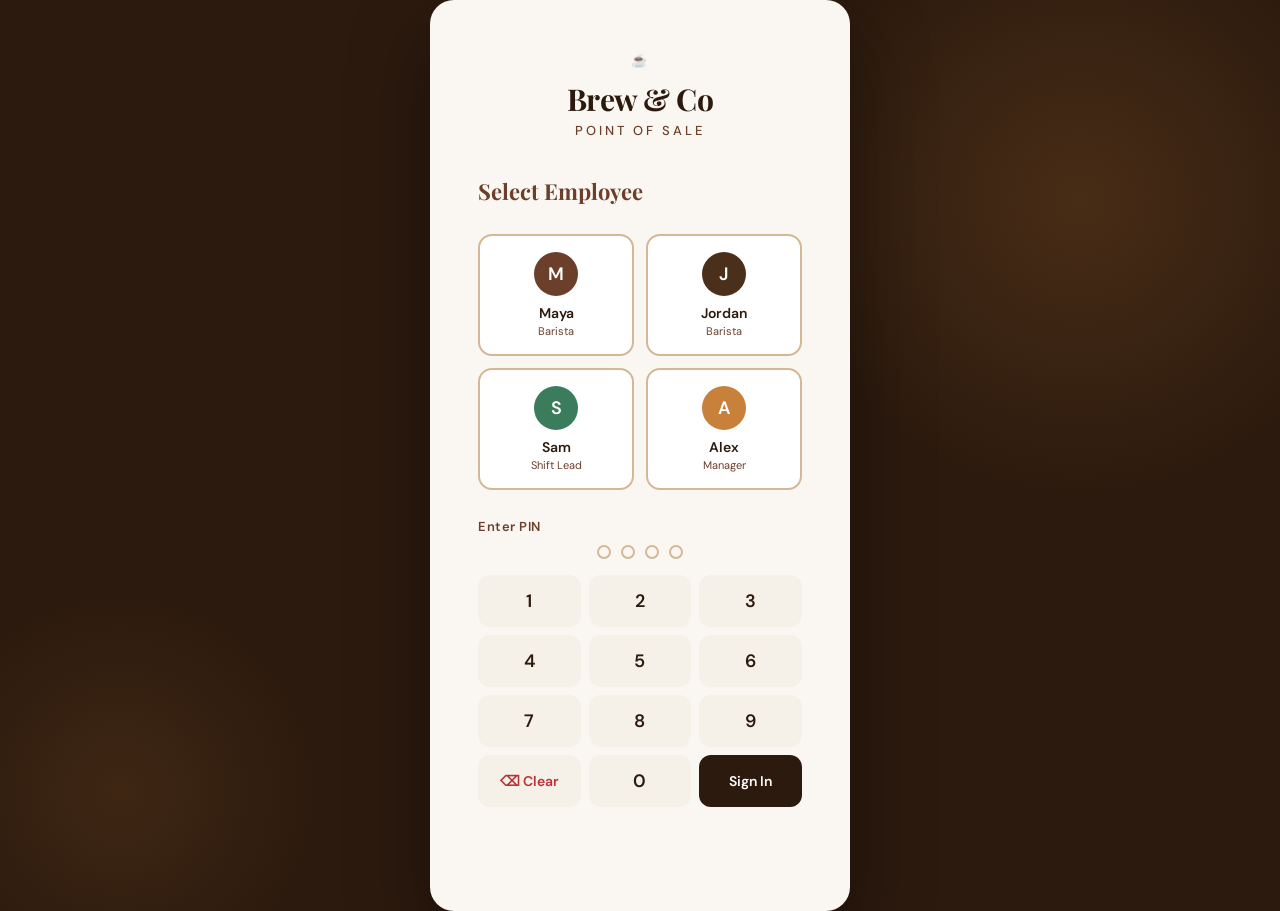
<file: brew-co-pos/index.html>
<!DOCTYPE html>
<html lang="en">
<head>
  <meta charset="UTF-8">
  <meta name="viewport" content="width=device-width, initial-scale=1.0">
  <title>Brew &amp; Co — POS</title>
  <link rel="icon" href="data:image/svg+xml,<svg xmlns='http://www.w3.org/2000/svg' viewBox='0 0 100 100'><text y='.9em' font-size='90'>☕</text></svg>">
  <link href="https://fonts.googleapis.com/css2?family=Playfair+Display:wght@400;600;700&family=DM+Sans:wght@300;400;500;600&display=swap" rel="stylesheet">
  <link rel="stylesheet" href="css/base.css">
  <link rel="stylesheet" href="css/login.css">
  <link rel="stylesheet" href="css/menu.css">
  <link rel="stylesheet" href="css/payment.css">
  <link rel="stylesheet" href="css/modal.css">
</head>
<body>

  <!-- ═══ LOGIN PAGE ═══ -->
  <div class="page active" id="page-login">
    <div class="login-card">
      <div class="logo">
        <span class="logo-icon">&#9749;</span>
        <h1>Brew &amp; Co</h1>
        <span>Point of Sale</span>
      </div>
      <h2>Select Employee</h2>
      <div class="employees-grid" id="employees-grid"></div>
      <div class="pin-section">
        <div class="pin-label">Enter PIN</div>
        <div class="pin-dots">
          <div class="pin-dot" id="dot0"></div>
          <div class="pin-dot" id="dot1"></div>
          <div class="pin-dot" id="dot2"></div>
          <div class="pin-dot" id="dot3"></div>
        </div>
        <div class="numpad">
          <button class="numpad-btn" onclick="Auth.enterPin('1')">1</button>
          <button class="numpad-btn" onclick="Auth.enterPin('2')">2</button>
          <button class="numpad-btn" onclick="Auth.enterPin('3')">3</button>
          <button class="numpad-btn" onclick="Auth.enterPin('4')">4</button>
          <button class="numpad-btn" onclick="Auth.enterPin('5')">5</button>
          <button class="numpad-btn" onclick="Auth.enterPin('6')">6</button>
          <button class="numpad-btn" onclick="Auth.enterPin('7')">7</button>
          <button class="numpad-btn" onclick="Auth.enterPin('8')">8</button>
          <button class="numpad-btn" onclick="Auth.enterPin('9')">9</button>
          <button class="numpad-btn clear" onclick="Auth.clearPin()">&#9003; Clear</button>
          <button class="numpad-btn" onclick="Auth.enterPin('0')">0</button>
          <button class="numpad-btn enter" onclick="Auth.submit()">Sign In</button>
        </div>
        <div class="login-error" id="login-error"></div>
      </div>
    </div>
  </div>

  <!-- ═══ MENU PAGE ═══ -->
  <div class="page" id="page-menu">
    <div class="topbar">
      <div class="topbar-left">
        <div class="topbar-logo">&#9749; Brew &amp; Co</div>
        <div class="topbar-cashier" id="cashier-name">Cashier: &mdash;</div>
      </div>
      <div class="topbar-right">
        <button class="btn-signout" onclick="Auth.signOut()">Sign Out</button>
      </div>
    </div>
    <div class="menu-layout">
      <div class="menu-panel">
        <div class="category-tabs" id="cat-tabs"></div>
        <div class="menu-grid" id="menu-grid"></div>
      </div>
      <div class="order-panel">
        <div class="order-title">
          Current Order
          <span class="order-count" id="order-count">0</span>
        </div>
        <div class="order-items" id="order-items">
          <div class="order-empty">
            <span class="empty-icon">&#128721;</span>
            No items yet.<br>Tap a menu item to add.
          </div>
        </div>
        <div class="order-totals">
          <div class="total-row"><span>Subtotal</span><span id="sub-total">$0.00</span></div>
          <div class="total-row"><span>Tax (8.5%)</span><span id="tax-total">$0.00</span></div>
          <div class="total-row grand"><span>Total</span><span id="grand-total">$0.00</span></div>
        </div>
        <button class="btn-checkout" id="btn-checkout" onclick="Payment.goTo()" disabled>
          Proceed to Payment &rarr;
        </button>
      </div>
    </div>
  </div>

  <!-- ═══ PAYMENT PAGE ═══ -->
  <div class="page" id="page-payment">
    <div class="topbar">
      <div class="topbar-left">
        <div class="topbar-logo">&#9749; Brew &amp; Co</div>
        <div class="topbar-cashier">Payment</div>
      </div>
    </div>
    <div class="payment-layout">
      <div class="payment-main">
        <h2>Select Payment Method</h2>
        <p class="subtitle">Choose how the customer would like to pay.</p>
        <div class="payment-methods">
          <div class="pay-method" id="pm-cash" onclick="Payment.selectMethod('cash')">
            <span class="pm-icon">&#128181;</span>
            <div class="pm-name">Cash</div>
            <div class="pm-sub">Count change</div>
          </div>
          <div class="pay-method" id="pm-card" onclick="Payment.selectMethod('card')">
            <span class="pm-icon">&#128179;</span>
            <div class="pm-name">Card</div>
            <div class="pm-sub">Tap, swipe or chip</div>
          </div>
          <div class="pay-method" id="pm-mobile" onclick="Payment.selectMethod('mobile')">
            <span class="pm-icon">&#128241;</span>
            <div class="pm-name">Mobile Pay</div>
            <div class="pm-sub">Apple / Google Pay</div>
          </div>
        </div>

        <!-- Cash -->
        <div class="cash-section" id="cash-section">
          <h3>Cash Tendered</h3>
          <div class="cash-quick" id="cash-quick-btns"></div>
          <div class="cash-input-wrap">
            <label>Custom amount: $</label>
            <input class="cash-input" type="number" id="cash-input" placeholder="0.00" min="0" step="0.01" oninput="Payment.calcChange()">
          </div>
          <div class="change-display">
            <div>
              <div class="change-label">Change Due</div>
              <div class="change-amount" id="change-due">$0.00</div>
            </div>
            <span style="font-size:32px">&#128176;</span>
          </div>
        </div>

        <!-- Card -->
        <div class="card-section" id="card-section">
          <div class="card-terminal">
            <span class="terminal-icon">&#128179;</span>
            <div class="terminal-title">Awaiting Card</div>
            <div class="terminal-sub">Please tap, insert, or swipe card on terminal</div>
            <div class="terminal-animate">
              <div class="dot-pulse"></div><div class="dot-pulse"></div><div class="dot-pulse"></div>
            </div>
          </div>
        </div>

        <!-- Mobile -->
        <div class="card-section" id="mobile-section">
          <div class="card-terminal">
            <span class="terminal-icon">&#128242;</span>
            <div class="terminal-title">Hold Device to Reader</div>
            <div class="terminal-sub">Apple Pay or Google Pay</div>
            <div class="terminal-animate">
              <div class="dot-pulse"></div><div class="dot-pulse"></div><div class="dot-pulse"></div>
            </div>
          </div>
        </div>
      </div>

      <!-- Receipt -->
      <div class="receipt-panel">
        <div class="receipt-logo">
          <h3>&#9749; Brew &amp; Co</h3>
          <p>123 Main St &middot; Long Branch, NJ &middot; (732) 555-0190</p>
        </div>
        <div class="receipt-items" id="receipt-items"></div>
        <hr class="receipt-divider">
        <div class="receipt-totals">
          <div class="receipt-row"><span>Subtotal</span><span id="r-sub">$0.00</span></div>
          <div class="receipt-row"><span>Tax (8.5%)</span><span id="r-tax">$0.00</span></div>
          <div class="receipt-row total"><span>Total</span><span id="r-total">$0.00</span></div>
        </div>
        <button class="btn-complete-pay" id="btn-complete-pay" onclick="Payment.complete()">
          &#10003; Complete Payment
        </button>
        <button class="btn-back-menu" onclick="Payment.back()">&larr; Back to Order</button>
      </div>
    </div>
  </div>

  <!-- ═══ CUSTOMIZATION MODAL ═══ -->
  <div class="modal-overlay" id="modal">
    <div class="modal">
      <div class="modal-header">
        <div>
          <span class="modal-emoji" id="mod-emoji"></span>
          <div class="modal-title" id="mod-title"></div>
          <div class="modal-price" id="mod-price"></div>
        </div>
        <button class="modal-close" onclick="MenuController.closeModal()">&#10005;</button>
      </div>
      <div id="modal-customs"></div>
      <div class="custom-section">
        <div class="custom-section-title">Special Instructions</div>
        <textarea class="notes-input" id="mod-notes" placeholder="E.g. extra hot, no foam, allergy info..."></textarea>
      </div>
      <div class="modal-actions">
        <button class="btn-cancel" onclick="MenuController.closeModal()">Cancel</button>
        <button class="btn-add-order" onclick="MenuController.addToOrder()">Add to Order</button>
      </div>
    </div>
  </div>

  <!-- ═══ SUCCESS OVERLAY ═══ -->
  <div class="success-overlay" id="success-overlay">
    <div class="success-icon">&#9989;</div>
    <h2>Payment Complete!</h2>
    <p>Thank you for visiting Brew &amp; Co</p>
    <div class="success-change" id="success-change-box" style="display:none">
      <div class="sc-label">Change Due</div>
      <div class="sc-amount" id="success-change-amt"></div>
    </div>
    <button class="btn-new-order" onclick="Payment.newOrder()">Start New Order</button>
  </div>

  <!-- Scripts loaded in dependency order -->
  <script src="js/data.js"></script>
  <script src="js/state.js"></script>
  <script src="js/ui.js"></script>
  <script src="js/auth.js"></script>
  <script src="js/menu.js"></script>
  <script src="js/payment.js"></script>
  <script src="js/app.js"></script>
</body>
</html>
</file>
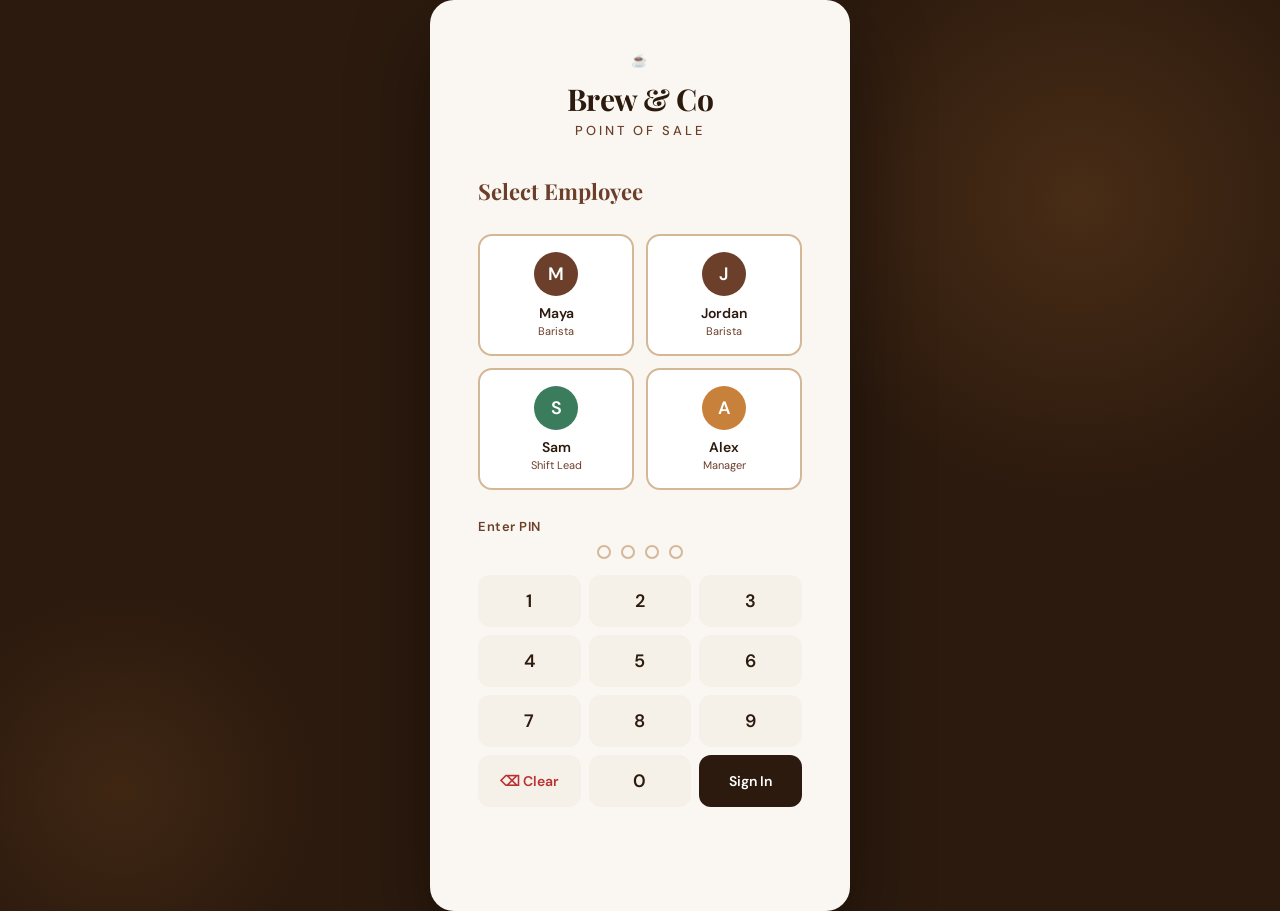
<file: cafe-pos.html>
<!DOCTYPE html>
<html lang="en">
<head>
<meta charset="UTF-8">
<meta name="viewport" content="width=device-width, initial-scale=1.0">
<title>Brew & Co — POS</title>
<link href="https://fonts.googleapis.com/css2?family=Playfair+Display:wght@400;600;700&family=DM+Sans:wght@300;400;500;600&display=swap" rel="stylesheet">
<style>
  :root {
    --cream: #f5f0e8;
    --espresso: #2c1a0e;
    --mocha: #6b3f2a;
    --caramel: #c8813a;
    --latte: #d4b896;
    --foam: #faf7f2;
    --green: #3a7c5c;
    --red: #b83232;
    --shadow: 0 4px 24px rgba(44,26,14,0.10);
    --radius: 16px;
  }
  * { margin: 0; padding: 0; box-sizing: border-box; }
  body {
    font-family: 'DM Sans', sans-serif;
    background: var(--cream);
    color: var(--espresso);
    min-height: 100vh;
    overflow-x: hidden;
  }
  .page { display: none; min-height: 100vh; }
  .page.active { display: flex; }

  /* LOGIN */
  #page-login {
    flex-direction: column;
    align-items: center;
    justify-content: center;
    background: var(--espresso);
    position: relative;
    overflow: hidden;
  }
  #page-login::before {
    content: '';
    position: absolute;
    width: 600px; height: 600px;
    border-radius: 50%;
    background: radial-gradient(circle, rgba(200,129,58,0.18) 0%, transparent 70%);
    top: -100px; right: -100px;
    pointer-events: none;
  }
  #page-login::after {
    content: '';
    position: absolute;
    width: 400px; height: 400px;
    border-radius: 50%;
    background: radial-gradient(circle, rgba(200,129,58,0.12) 0%, transparent 70%);
    bottom: -80px; left: -80px;
    pointer-events: none;
  }
  .login-card {
    background: var(--foam);
    border-radius: 24px;
    padding: 52px 48px;
    width: 420px;
    box-shadow: 0 32px 80px rgba(0,0,0,0.4);
    animation: fadeUp 0.6s ease both;
    position: relative;
    z-index: 1;
  }
  .logo { text-align: center; margin-bottom: 36px; }
  .logo-icon { font-size: 40px; display: block; margin-bottom: 10px; }
  .logo h1 { font-family: 'Playfair Display', serif; font-size: 30px; color: var(--espresso); letter-spacing: -0.5px; }
  .logo span { font-size: 13px; color: var(--mocha); letter-spacing: 3px; text-transform: uppercase; font-weight: 500; }
  .login-card h2 { font-family: 'Playfair Display', serif; font-size: 22px; margin-bottom: 28px; color: var(--mocha); }
  .employees-grid { display: grid; grid-template-columns: 1fr 1fr; gap: 12px; margin-bottom: 28px; }
  .employee-btn {
    border: 2px solid var(--latte); background: white; border-radius: 14px;
    padding: 16px 12px; cursor: pointer; transition: all 0.2s; text-align: center;
  }
  .employee-btn:hover, .employee-btn.selected {
    border-color: var(--caramel); background: var(--cream);
    transform: translateY(-2px); box-shadow: 0 6px 20px rgba(200,129,58,0.15);
  }
  .employee-btn .avatar {
    width: 44px; height: 44px; border-radius: 50%; background: var(--mocha);
    color: white; font-size: 18px; display: flex; align-items: center; justify-content: center;
    margin: 0 auto 8px; font-weight: 600;
  }
  .employee-btn .name { font-size: 14px; font-weight: 600; }
  .employee-btn .role { font-size: 11px; color: var(--mocha); margin-top: 2px; }
  .pin-section { margin-bottom: 24px; }
  .pin-label { font-size: 13px; font-weight: 600; color: var(--mocha); margin-bottom: 10px; letter-spacing: 0.5px; }
  .pin-dots { display: flex; gap: 10px; justify-content: center; margin-bottom: 16px; }
  .pin-dot { width: 14px; height: 14px; border-radius: 50%; border: 2px solid var(--latte); transition: background 0.2s, border-color 0.2s; }
  .pin-dot.filled { background: var(--caramel); border-color: var(--caramel); }
  .numpad { display: grid; grid-template-columns: repeat(3, 1fr); gap: 8px; }
  .numpad-btn {
    border: none; background: var(--cream); border-radius: 12px; padding: 14px;
    font-size: 18px; font-weight: 600; cursor: pointer; font-family: 'DM Sans', sans-serif;
    transition: all 0.15s; color: var(--espresso);
  }
  .numpad-btn:hover { background: var(--latte); }
  .numpad-btn:active { transform: scale(0.95); }
  .numpad-btn.clear { font-size: 14px; color: var(--red); }
  .numpad-btn.enter { background: var(--espresso); color: white; font-size: 14px; }
  .numpad-btn.enter:hover { background: var(--mocha); }
  .login-error { color: var(--red); font-size: 13px; text-align: center; margin-top: 8px; min-height: 20px; }

  /* TOPBAR */
  .topbar {
    background: var(--espresso); color: white;
    display: flex; align-items: center; justify-content: space-between;
    padding: 14px 28px; box-shadow: 0 2px 12px rgba(0,0,0,0.2);
  }
  .topbar-left { display: flex; align-items: center; gap: 16px; }
  .topbar-logo { font-family: 'Playfair Display', serif; font-size: 20px; }
  .topbar-cashier { font-size: 13px; color: var(--latte); }
  .btn-signout {
    background: none; border: 1px solid rgba(255,255,255,0.2); color: var(--latte);
    border-radius: 8px; padding: 7px 16px; font-size: 13px; cursor: pointer;
    font-family: 'DM Sans', sans-serif; transition: all 0.2s;
  }
  .btn-signout:hover { border-color: white; color: white; }

  /* MENU PAGE */
  #page-menu { flex-direction: column; background: var(--cream); }
  .menu-layout {
    display: grid; grid-template-columns: 1fr 360px;
    flex: 1; overflow: hidden; height: calc(100vh - 60px);
  }
  .menu-panel { padding: 24px; overflow-y: auto; }
  .category-tabs { display: flex; gap: 8px; margin-bottom: 24px; flex-wrap: wrap; }
  .cat-tab {
    padding: 8px 20px; border-radius: 100px; border: 2px solid var(--latte);
    background: white; font-size: 13px; font-weight: 600;
    cursor: pointer; transition: all 0.2s; font-family: 'DM Sans', sans-serif; color: var(--mocha);
  }
  .cat-tab.active, .cat-tab:hover { background: var(--espresso); border-color: var(--espresso); color: white; }
  .menu-grid { display: grid; grid-template-columns: repeat(auto-fill, minmax(200px, 1fr)); gap: 16px; }
  .menu-item-card {
    background: white; border-radius: var(--radius); padding: 20px; cursor: pointer;
    transition: all 0.2s; box-shadow: var(--shadow); border: 2px solid transparent;
  }
  .menu-item-card:hover { transform: translateY(-3px); border-color: var(--caramel); box-shadow: 0 8px 32px rgba(200,129,58,0.18); }
  .item-emoji { font-size: 36px; margin-bottom: 10px; display: block; }
  .item-name { font-weight: 700; font-size: 15px; margin-bottom: 4px; }
  .item-desc { font-size: 12px; color: var(--mocha); line-height: 1.4; margin-bottom: 12px; }
  .item-price { font-family: 'Playfair Display', serif; font-size: 18px; font-weight: 700; color: var(--caramel); }

  /* ORDER PANEL */
  .order-panel {
    background: var(--espresso); color: white;
    display: flex; flex-direction: column; padding: 24px; overflow: hidden;
  }
  .order-title {
    font-family: 'Playfair Display', serif; font-size: 20px; margin-bottom: 20px;
    display: flex; align-items: center; justify-content: space-between;
  }
  .order-count { background: var(--caramel); border-radius: 100px; padding: 2px 12px; font-size: 13px; font-family: 'DM Sans', sans-serif; font-weight: 600; }
  .order-items { flex: 1; overflow-y: auto; margin-bottom: 16px; }
  .order-item {
    background: rgba(255,255,255,0.07); border-radius: 12px; padding: 14px; margin-bottom: 10px;
    display: flex; gap: 12px; align-items: flex-start; animation: fadeUp 0.3s ease both;
  }
  .oi-info { flex: 1; }
  .oi-name { font-weight: 600; font-size: 14px; }
  .oi-mods { font-size: 11px; color: var(--latte); margin-top: 3px; line-height: 1.5; }
  .oi-price { font-weight: 700; font-size: 15px; color: var(--caramel); white-space: nowrap; }
  .qty-ctrl { display: flex; align-items: center; gap: 8px; margin-top: 8px; }
  .qty-btn {
    width: 26px; height: 26px; border-radius: 50%; border: none;
    background: rgba(255,255,255,0.15); color: white; font-size: 16px; cursor: pointer;
    display: flex; align-items: center; justify-content: center; transition: background 0.2s;
  }
  .qty-btn:hover { background: var(--caramel); }
  .qty-num { font-size: 14px; font-weight: 700; min-width: 20px; text-align: center; }
  .order-empty { text-align: center; padding: 60px 20px; color: rgba(255,255,255,0.3); font-size: 14px; }
  .order-empty .empty-icon { font-size: 48px; display: block; margin-bottom: 12px; }
  .order-totals { border-top: 1px solid rgba(255,255,255,0.1); padding-top: 16px; font-size: 14px; }
  .total-row { display: flex; justify-content: space-between; margin-bottom: 8px; color: rgba(255,255,255,0.7); }
  .total-row.grand { font-size: 18px; font-weight: 700; color: white; margin-top: 8px; padding-top: 8px; border-top: 1px solid rgba(255,255,255,0.1); }
  .btn-checkout {
    background: var(--caramel); color: white; border: none; border-radius: 14px;
    padding: 16px; font-size: 16px; font-weight: 700; font-family: 'DM Sans', sans-serif;
    cursor: pointer; width: 100%; margin-top: 16px; transition: all 0.2s; letter-spacing: 0.3px;
  }
  .btn-checkout:hover { background: var(--mocha); transform: translateY(-1px); }
  .btn-checkout:disabled { opacity: 0.4; cursor: not-allowed; transform: none; }

  /* MODAL */
  .modal-overlay {
    display: none; position: fixed; inset: 0; background: rgba(44,26,14,0.6);
    backdrop-filter: blur(4px); z-index: 100; align-items: center; justify-content: center;
  }
  .modal-overlay.open { display: flex; }
  .modal {
    background: var(--foam); border-radius: 24px; width: 500px; max-height: 90vh;
    overflow-y: auto; padding: 36px; animation: scaleIn 0.25s ease;
    box-shadow: 0 32px 80px rgba(0,0,0,0.3);
  }
  .modal-header { display: flex; align-items: flex-start; justify-content: space-between; margin-bottom: 24px; }
  .modal-emoji { font-size: 48px; display: block; margin-bottom: 8px; }
  .modal-title { font-family: 'Playfair Display', serif; font-size: 24px; }
  .modal-price { color: var(--caramel); font-size: 18px; font-weight: 700; margin-top: 4px; }
  .modal-close {
    background: var(--cream); border: none; border-radius: 50%; width: 36px; height: 36px;
    font-size: 18px; cursor: pointer; display: flex; align-items: center; justify-content: center;
    color: var(--mocha); flex-shrink: 0; transition: background 0.2s;
  }
  .modal-close:hover { background: var(--latte); }
  .custom-section { margin-bottom: 24px; }
  .custom-section-title { font-size: 13px; font-weight: 700; letter-spacing: 1px; text-transform: uppercase; color: var(--mocha); margin-bottom: 12px; }
  .options-grid { display: flex; flex-wrap: wrap; gap: 8px; }
  .opt-chip {
    padding: 8px 16px; border-radius: 100px; border: 2px solid var(--latte); background: white;
    font-size: 13px; font-weight: 500; cursor: pointer; transition: all 0.15s;
    font-family: 'DM Sans', sans-serif; color: var(--espresso);
  }
  .opt-chip:hover { border-color: var(--caramel); }
  .opt-chip.selected { background: var(--espresso); border-color: var(--espresso); color: white; }
  .notes-input {
    width: 100%; border: 2px solid var(--latte); border-radius: 12px; padding: 12px 16px;
    font-family: 'DM Sans', sans-serif; font-size: 14px; resize: none; height: 80px;
    color: var(--espresso); background: white; transition: border-color 0.2s; outline: none;
  }
  .notes-input:focus { border-color: var(--caramel); }
  .modal-actions { display: flex; gap: 12px; }
  .btn-add-order {
    flex: 1; background: var(--espresso); color: white; border: none; border-radius: 14px;
    padding: 16px; font-size: 15px; font-weight: 700; font-family: 'DM Sans', sans-serif;
    cursor: pointer; transition: all 0.2s;
  }
  .btn-add-order:hover { background: var(--mocha); }
  .btn-cancel {
    background: var(--cream); color: var(--mocha); border: none; border-radius: 14px;
    padding: 16px 24px; font-size: 15px; font-weight: 600; font-family: 'DM Sans', sans-serif;
    cursor: pointer; transition: background 0.2s;
  }
  .btn-cancel:hover { background: var(--latte); }

  /* PAYMENT PAGE */
  #page-payment { flex-direction: column; background: var(--cream); }
  .payment-layout { display: grid; grid-template-columns: 1fr 420px; flex: 1; overflow: hidden; height: calc(100vh - 60px); }
  .payment-main { padding: 36px; overflow-y: auto; }
  .payment-main h2 { font-family: 'Playfair Display', serif; font-size: 28px; margin-bottom: 8px; }
  .payment-main .subtitle { color: var(--mocha); font-size: 14px; margin-bottom: 32px; }
  .payment-methods { display: grid; grid-template-columns: repeat(3, 1fr); gap: 16px; margin-bottom: 36px; }
  .pay-method {
    background: white; border-radius: var(--radius); border: 3px solid var(--latte);
    padding: 24px 16px; text-align: center; cursor: pointer; transition: all 0.2s; box-shadow: var(--shadow);
  }
  .pay-method:hover { border-color: var(--caramel); transform: translateY(-2px); }
  .pay-method.selected { border-color: var(--espresso); background: var(--espresso); color: white; }
  .pay-method .pm-icon { font-size: 32px; display: block; margin-bottom: 10px; }
  .pay-method .pm-name { font-weight: 700; font-size: 15px; }
  .pay-method .pm-sub { font-size: 12px; color: var(--mocha); margin-top: 4px; }
  .pay-method.selected .pm-sub { color: var(--latte); }
  .cash-section { display: none; }
  .cash-section.visible { display: block; }
  .cash-section h3 { font-family: 'Playfair Display', serif; font-size: 18px; margin-bottom: 16px; }
  .cash-quick { display: flex; gap: 10px; flex-wrap: wrap; margin-bottom: 20px; }
  .cash-btn {
    background: white; border: 2px solid var(--latte); border-radius: 10px; padding: 10px 20px;
    font-size: 15px; font-weight: 700; cursor: pointer; font-family: 'DM Sans', sans-serif;
    color: var(--espresso); transition: all 0.2s;
  }
  .cash-btn:hover, .cash-btn.selected { background: var(--caramel); border-color: var(--caramel); color: white; }
  .cash-input-wrap { display: flex; align-items: center; gap: 12px; margin-bottom: 20px; }
  .cash-input-wrap label { font-weight: 600; font-size: 14px; color: var(--mocha); white-space: nowrap; }
  .cash-input {
    border: 2px solid var(--latte); border-radius: 12px; padding: 12px 16px; font-size: 20px;
    font-weight: 700; font-family: 'Playfair Display', serif; color: var(--espresso);
    background: white; outline: none; transition: border-color 0.2s; width: 160px;
  }
  .cash-input:focus { border-color: var(--caramel); }
  .change-display {
    background: var(--espresso); color: white; border-radius: 14px; padding: 20px 24px;
    display: flex; justify-content: space-between; align-items: center; font-size: 18px;
  }
  .change-display .change-label { color: var(--latte); font-size: 13px; text-transform: uppercase; letter-spacing: 1px; }
  .change-display .change-amount { font-family: 'Playfair Display', serif; font-size: 28px; font-weight: 700; color: var(--caramel); }
  .card-section { display: none; }
  .card-section.visible { display: block; }
  .card-terminal {
    background: var(--espresso); color: white; border-radius: 20px; padding: 36px;
    text-align: center; box-shadow: var(--shadow);
  }
  .terminal-icon { font-size: 64px; display: block; margin-bottom: 16px; }
  .terminal-title { font-family: 'Playfair Display', serif; font-size: 22px; margin-bottom: 8px; }
  .terminal-sub { color: var(--latte); font-size: 14px; }
  .terminal-animate { display: flex; gap: 8px; justify-content: center; margin-top: 24px; }
  .dot-pulse { width: 10px; height: 10px; border-radius: 50%; background: var(--caramel); animation: pulse 1.4s ease-in-out infinite; }
  .dot-pulse:nth-child(2) { animation-delay: 0.2s; }
  .dot-pulse:nth-child(3) { animation-delay: 0.4s; }
  .receipt-panel {
    background: white; padding: 32px; overflow-y: auto;
    border-left: 2px solid var(--cream); display: flex; flex-direction: column;
  }
  .receipt-logo { text-align: center; margin-bottom: 24px; padding-bottom: 24px; border-bottom: 2px dashed var(--latte); }
  .receipt-logo h3 { font-family: 'Playfair Display', serif; font-size: 22px; }
  .receipt-logo p { font-size: 12px; color: var(--mocha); margin-top: 4px; }
  .receipt-items { flex: 1; margin-bottom: 20px; }
  .receipt-item { display: flex; justify-content: space-between; margin-bottom: 12px; font-size: 14px; }
  .receipt-item .ri-name { flex: 1; }
  .receipt-item .ri-mods { font-size: 11px; color: var(--mocha); margin-top: 2px; }
  .receipt-item .ri-price { font-weight: 700; }
  .receipt-divider { border: none; border-top: 2px dashed var(--latte); margin: 16px 0; }
  .receipt-totals { font-size: 14px; }
  .receipt-row { display: flex; justify-content: space-between; margin-bottom: 8px; color: var(--mocha); }
  .receipt-row.total { font-size: 18px; font-weight: 800; color: var(--espresso); }
  .btn-complete-pay {
    background: var(--green); color: white; border: none; border-radius: 14px; padding: 18px;
    font-size: 16px; font-weight: 700; font-family: 'DM Sans', sans-serif; cursor: pointer;
    transition: all 0.2s; margin-top: 24px; opacity: 0.4; pointer-events: none;
  }
  .btn-complete-pay.ready { opacity: 1; pointer-events: all; }
  .btn-complete-pay.ready:hover { background: #2d6649; transform: translateY(-1px); }
  .btn-back-menu {
    background: none; border: 2px solid var(--latte); border-radius: 14px; padding: 14px;
    font-size: 15px; font-weight: 600; font-family: 'DM Sans', sans-serif; cursor: pointer;
    color: var(--mocha); margin-top: 10px; transition: all 0.2s;
  }
  .btn-back-menu:hover { border-color: var(--caramel); color: var(--caramel); }

  /* SUCCESS */
  .success-overlay {
    display: none; position: fixed; inset: 0; background: var(--green); z-index: 200;
    align-items: center; justify-content: center; flex-direction: column; text-align: center;
  }
  .success-overlay.open { display: flex; animation: fadeIn 0.3s ease; }
  .success-icon { font-size: 80px; margin-bottom: 24px; animation: pop 0.5s ease 0.2s both; }
  .success-overlay h2 { font-family: 'Playfair Display', serif; font-size: 36px; color: white; margin-bottom: 12px; }
  .success-overlay p { color: rgba(255,255,255,0.8); font-size: 16px; }
  .success-change { background: rgba(255,255,255,0.15); border-radius: 16px; padding: 20px 40px; margin: 24px 0; }
  .success-change .sc-label { color: rgba(255,255,255,0.7); font-size: 13px; text-transform: uppercase; letter-spacing: 1px; }
  .success-change .sc-amount { font-family: 'Playfair Display', serif; font-size: 40px; color: white; font-weight: 700; }
  .btn-new-order {
    background: white; color: var(--green); border: none; border-radius: 14px;
    padding: 18px 48px; font-size: 16px; font-weight: 800; font-family: 'DM Sans', sans-serif;
    cursor: pointer; margin-top: 12px; transition: all 0.2s;
  }
  .btn-new-order:hover { transform: scale(1.05); }

  @keyframes fadeUp { from { opacity: 0; transform: translateY(20px); } to { opacity: 1; transform: translateY(0); } }
  @keyframes scaleIn { from { opacity: 0; transform: scale(0.9); } to { opacity: 1; transform: scale(1); } }
  @keyframes fadeIn { from { opacity: 0; } to { opacity: 1; } }
  @keyframes pulse { 0%, 100% { opacity: 0.3; transform: scale(0.8); } 50% { opacity: 1; transform: scale(1.2); } }
  @keyframes pop { from { transform: scale(0); } to { transform: scale(1); } }
  ::-webkit-scrollbar { width: 6px; }
  ::-webkit-scrollbar-track { background: transparent; }
  ::-webkit-scrollbar-thumb { background: var(--latte); border-radius: 3px; }
</style>
</head>
<body>

<!-- LOGIN PAGE -->
<div class="page active" id="page-login">
  <div class="login-card">
    <div class="logo">
      <span class="logo-icon">&#9749;</span>
      <h1>Brew &amp; Co</h1>
      <span>Point of Sale</span>
    </div>
    <h2>Select Employee</h2>
    <div class="employees-grid">
      <div class="employee-btn" onclick="selectEmployee(this,'Maya','Barista')" data-pin="1234">
        <div class="avatar">M</div>
        <div class="name">Maya</div><div class="role">Barista</div>
      </div>
      <div class="employee-btn" onclick="selectEmployee(this,'Jordan','Barista')" data-pin="5678">
        <div class="avatar" style="background:#6b3f2a">J</div>
        <div class="name">Jordan</div><div class="role">Barista</div>
      </div>
      <div class="employee-btn" onclick="selectEmployee(this,'Sam','Shift Lead')" data-pin="9012">
        <div class="avatar" style="background:#3a7c5c">S</div>
        <div class="name">Sam</div><div class="role">Shift Lead</div>
      </div>
      <div class="employee-btn" onclick="selectEmployee(this,'Alex','Manager')" data-pin="3456">
        <div class="avatar" style="background:#c8813a">A</div>
        <div class="name">Alex</div><div class="role">Manager</div>
      </div>
    </div>
    <div class="pin-section">
      <div class="pin-label">Enter PIN</div>
      <div class="pin-dots">
        <div class="pin-dot" id="dot0"></div>
        <div class="pin-dot" id="dot1"></div>
        <div class="pin-dot" id="dot2"></div>
        <div class="pin-dot" id="dot3"></div>
      </div>
      <div class="numpad">
        <button class="numpad-btn" onclick="enterPin('1')">1</button>
        <button class="numpad-btn" onclick="enterPin('2')">2</button>
        <button class="numpad-btn" onclick="enterPin('3')">3</button>
        <button class="numpad-btn" onclick="enterPin('4')">4</button>
        <button class="numpad-btn" onclick="enterPin('5')">5</button>
        <button class="numpad-btn" onclick="enterPin('6')">6</button>
        <button class="numpad-btn" onclick="enterPin('7')">7</button>
        <button class="numpad-btn" onclick="enterPin('8')">8</button>
        <button class="numpad-btn" onclick="enterPin('9')">9</button>
        <button class="numpad-btn clear" onclick="clearPin()">&#9003; Clear</button>
        <button class="numpad-btn" onclick="enterPin('0')">0</button>
        <button class="numpad-btn enter" onclick="submitLogin()">Sign In</button>
      </div>
      <div class="login-error" id="login-error"></div>
    </div>
  </div>
</div>

<!-- MENU PAGE -->
<div class="page" id="page-menu">
  <div class="topbar">
    <div class="topbar-left">
      <div class="topbar-logo">&#9749; Brew &amp; Co</div>
      <div class="topbar-cashier" id="cashier-name">Cashier: &mdash;</div>
    </div>
    <div class="topbar-right">
      <button class="btn-signout" onclick="signOut()">Sign Out</button>
    </div>
  </div>
  <div class="menu-layout">
    <div class="menu-panel">
      <div class="category-tabs" id="cat-tabs"></div>
      <div class="menu-grid" id="menu-grid"></div>
    </div>
    <div class="order-panel">
      <div class="order-title">
        Current Order
        <span class="order-count" id="order-count">0</span>
      </div>
      <div class="order-items" id="order-items">
        <div class="order-empty">
          <span class="empty-icon">&#128721;</span>
          No items yet.<br>Tap a menu item to add.
        </div>
      </div>
      <div class="order-totals">
        <div class="total-row"><span>Subtotal</span><span id="sub-total">$0.00</span></div>
        <div class="total-row"><span>Tax (8.5%)</span><span id="tax-total">$0.00</span></div>
        <div class="total-row grand"><span>Total</span><span id="grand-total">$0.00</span></div>
      </div>
      <button class="btn-checkout" id="btn-checkout" onclick="goToPayment()" disabled>
        Proceed to Payment &rarr;
      </button>
    </div>
  </div>
</div>

<!-- PAYMENT PAGE -->
<div class="page" id="page-payment">
  <div class="topbar">
    <div class="topbar-left">
      <div class="topbar-logo">&#9749; Brew &amp; Co</div>
      <div class="topbar-cashier">Payment</div>
    </div>
  </div>
  <div class="payment-layout">
    <div class="payment-main">
      <h2>Select Payment Method</h2>
      <p class="subtitle">Choose how the customer would like to pay.</p>
      <div class="payment-methods">
        <div class="pay-method" id="pm-cash" onclick="selectPayMethod('cash')">
          <span class="pm-icon">&#128181;</span>
          <div class="pm-name">Cash</div>
          <div class="pm-sub">Count change</div>
        </div>
        <div class="pay-method" id="pm-card" onclick="selectPayMethod('card')">
          <span class="pm-icon">&#128179;</span>
          <div class="pm-name">Card</div>
          <div class="pm-sub">Tap, swipe or chip</div>
        </div>
        <div class="pay-method" id="pm-mobile" onclick="selectPayMethod('mobile')">
          <span class="pm-icon">&#128241;</span>
          <div class="pm-name">Mobile Pay</div>
          <div class="pm-sub">Apple / Google Pay</div>
        </div>
      </div>
      <div class="cash-section" id="cash-section">
        <h3>Cash Tendered</h3>
        <div class="cash-quick" id="cash-quick-btns"></div>
        <div class="cash-input-wrap">
          <label>Custom amount: $</label>
          <input class="cash-input" type="number" id="cash-input" placeholder="0.00" min="0" step="0.01" oninput="calcChange()">
        </div>
        <div class="change-display">
          <div>
            <div class="change-label">Change Due</div>
            <div class="change-amount" id="change-due">$0.00</div>
          </div>
          <span style="font-size:32px">&#128176;</span>
        </div>
      </div>
      <div class="card-section" id="card-section">
        <div class="card-terminal">
          <span class="terminal-icon">&#128179;</span>
          <div class="terminal-title">Awaiting Card</div>
          <div class="terminal-sub">Please tap, insert, or swipe card on terminal</div>
          <div class="terminal-animate">
            <div class="dot-pulse"></div>
            <div class="dot-pulse"></div>
            <div class="dot-pulse"></div>
          </div>
        </div>
      </div>
      <div class="card-section" id="mobile-section">
        <div class="card-terminal">
          <span class="terminal-icon">&#128242;</span>
          <div class="terminal-title">Hold Device to Reader</div>
          <div class="terminal-sub">Apple Pay or Google Pay</div>
          <div class="terminal-animate">
            <div class="dot-pulse"></div>
            <div class="dot-pulse"></div>
            <div class="dot-pulse"></div>
          </div>
        </div>
      </div>
    </div>
    <div class="receipt-panel">
      <div class="receipt-logo">
        <h3>&#9749; Brew &amp; Co</h3>
        <p>123 Main St &middot; Long Branch, NJ &middot; (732) 555-0190</p>
      </div>
      <div class="receipt-items" id="receipt-items"></div>
      <hr class="receipt-divider">
      <div class="receipt-totals">
        <div class="receipt-row"><span>Subtotal</span><span id="r-sub">$0.00</span></div>
        <div class="receipt-row"><span>Tax (8.5%)</span><span id="r-tax">$0.00</span></div>
        <div class="receipt-row total"><span>Total</span><span id="r-total">$0.00</span></div>
      </div>
      <button class="btn-complete-pay" id="btn-complete-pay" onclick="completePay()">
        &#10003; Complete Payment
      </button>
      <button class="btn-back-menu" onclick="backToMenu()">&larr; Back to Order</button>
    </div>
  </div>
</div>

<!-- CUSTOMIZATION MODAL -->
<div class="modal-overlay" id="modal">
  <div class="modal">
    <div class="modal-header">
      <div>
        <span class="modal-emoji" id="mod-emoji"></span>
        <div class="modal-title" id="mod-title"></div>
        <div class="modal-price" id="mod-price"></div>
      </div>
      <button class="modal-close" onclick="closeModal()">&#10005;</button>
    </div>
    <div id="modal-customs"></div>
    <div class="custom-section">
      <div class="custom-section-title">Special Instructions</div>
      <textarea class="notes-input" id="mod-notes" placeholder="E.g. extra hot, no foam, allergy info..."></textarea>
    </div>
    <div class="modal-actions">
      <button class="btn-cancel" onclick="closeModal()">Cancel</button>
      <button class="btn-add-order" onclick="addToOrder()">Add to Order</button>
    </div>
  </div>
</div>

<!-- SUCCESS OVERLAY -->
<div class="success-overlay" id="success-overlay">
  <div class="success-icon">&#9989;</div>
  <h2>Payment Complete!</h2>
  <p>Thank you for visiting Brew &amp; Co</p>
  <div class="success-change" id="success-change-box" style="display:none">
    <div class="sc-label">Change Due</div>
    <div class="sc-amount" id="success-change-amt"></div>
  </div>
  <button class="btn-new-order" onclick="newOrder()">Start New Order</button>
</div>

<script>
const MENU = [
  {id:1,cat:'Coffee',emoji:'&#9749;',name:'Espresso',price:2.75,desc:'Rich &amp; bold single shot',
    customs:[
      {label:'Shot',type:'single',options:['Single','Double (+$0.50)'],selected:'Single'},
      {label:'Temperature',type:'single',options:['Hot','Extra Hot','Iced (+$0.50)'],selected:'Hot'}
    ]},
  {id:2,cat:'Coffee',emoji:'&#129483;',name:'Latte',price:5.25,desc:'Espresso with steamed milk',
    customs:[
      {label:'Size',type:'single',options:['Small (12oz)','Medium (16oz +$0.50)','Large (20oz +$1.00)'],selected:'Small (12oz)'},
      {label:'Milk',type:'single',options:['Whole','Oat (+$0.75)','Almond (+$0.75)','Skim'],selected:'Whole'},
      {label:'Shots',type:'single',options:['1 Shot','2 Shots (+$0.50)','3 Shots (+$1.00)'],selected:'1 Shot'},
      {label:'Syrup',type:'multi',options:['Vanilla (+$0.50)','Caramel (+$0.50)','Hazelnut (+$0.50)'],selected:[]},
      {label:'Temperature',type:'single',options:['Hot','Iced'],selected:'Hot'}
    ]},
  {id:3,cat:'Coffee',emoji:'&#127751;',name:'Cappuccino',price:4.75,desc:'Espresso &amp; microfoam',
    customs:[
      {label:'Size',type:'single',options:['Small','Medium (+$0.50)'],selected:'Small'},
      {label:'Milk',type:'single',options:['Whole','Oat (+$0.75)','Skim'],selected:'Whole'},
      {label:'Style',type:'single',options:['Standard','Dry (more foam)','Wet (more milk)'],selected:'Standard'}
    ]},
  {id:4,cat:'Coffee',emoji:'&#10052;&#65039;',name:'Cold Brew',price:5.50,desc:'Slow-steeped 12 hrs',
    customs:[
      {label:'Size',type:'single',options:['12oz','16oz (+$0.75)'],selected:'12oz'},
      {label:'Add-ons',type:'multi',options:['Oat Milk (+$0.75)','Sweet Cream (+$0.75)','Vanilla Syrup (+$0.50)'],selected:[]}
    ]},
  {id:5,cat:'Coffee',emoji:'&#127810;',name:'Pumpkin Latte',price:6.00,desc:'Seasonal fall special',
    customs:[
      {label:'Size',type:'single',options:['Medium','Large (+$0.75)'],selected:'Medium'},
      {label:'Milk',type:'single',options:['Whole','Oat (+$0.75)','Skim'],selected:'Whole'},
      {label:'Whip',type:'single',options:['Yes','No'],selected:'Yes'}
    ]},
  {id:6,cat:'Tea',emoji:'&#127861;',name:'Matcha Latte',price:5.75,desc:'Ceremonial grade matcha',
    customs:[
      {label:'Milk',type:'single',options:['Oat','Almond','Whole'],selected:'Oat'},
      {label:'Sweetness',type:'single',options:['Unsweetened','Light','Regular','Extra Sweet'],selected:'Regular'},
      {label:'Temperature',type:'single',options:['Hot','Iced'],selected:'Hot'}
    ]},
  {id:7,cat:'Tea',emoji:'&#127807;',name:'Herbal Tea',price:3.50,desc:'Organic loose-leaf blend',
    customs:[
      {label:'Blend',type:'single',options:['Chamomile','Peppermint','Hibiscus','Ginger Lemon'],selected:'Chamomile'},
      {label:'Honey',type:'single',options:['None','Local Honey (+$0.50)'],selected:'None'}
    ]},
  {id:8,cat:'Tea',emoji:'&#9924;',name:'Iced Chai',price:5.25,desc:'Spiced chai over ice',
    customs:[
      {label:'Size',type:'single',options:['Medium','Large (+$0.75)'],selected:'Medium'},
      {label:'Milk',type:'single',options:['Oat','Whole','Almond (+$0.25)'],selected:'Oat'},
      {label:'Sweetness',type:'single',options:['Light','Regular','Sweet'],selected:'Regular'}
    ]},
  {id:9,cat:'Food',emoji:'&#129360;',name:'Croissant',price:3.75,desc:'Buttery, flaky, classic',
    customs:[
      {label:'Temperature',type:'single',options:['Warmed','Room Temp'],selected:'Warmed'},
      {label:'Add-on',type:'single',options:['Plain','Butter (+$0.25)','Jam (+$0.50)'],selected:'Plain'}
    ]},
  {id:10,cat:'Food',emoji:'&#129379;',name:'Avocado Toast',price:8.50,desc:'Sourdough, avo, sea salt',
    customs:[
      {label:'Extras',type:'multi',options:['Egg (+$1.50)','Red Pepper Flakes','Feta Cheese (+$0.75)','Everything Bagel Seasoning'],selected:[]}
    ]},
  {id:11,cat:'Food',emoji:'&#127856;',name:'Slice of Cake',price:5.00,desc:"Ask for today's selection",
    customs:[
      {label:'Flavor',type:'single',options:['Lemon Ricotta','Chocolate Fudge','Carrot'],selected:'Lemon Ricotta'},
      {label:'Warmed',type:'single',options:['No','Warmed'],selected:'No'}
    ]},
  {id:12,cat:'Drinks',emoji:'&#129380;',name:'Lemonade',price:3.75,desc:'Fresh-squeezed daily',
    customs:[
      {label:'Style',type:'single',options:['Classic','Strawberry (+$0.50)','Lavender (+$0.50)'],selected:'Classic'},
      {label:'Sparkling',type:'single',options:['Still','Sparkling (+$0.25)'],selected:'Still'}
    ]}
];

const CATS = ['All',...new Set(MENU.map(i=>i.cat))];
const TAX_RATE = 0.085;

let currentEmployee=null, currentPin=null, pinEntered='', order=[], modalItem=null, modalSelections={}, payMethod=null;

function selectEmployee(btn,name,role){
  document.querySelectorAll('.employee-btn').forEach(b=>b.classList.remove('selected'));
  btn.classList.add('selected');
  currentEmployee={name,role}; currentPin=btn.dataset.pin;
  clearPin(); document.getElementById('login-error').textContent='';
}
function enterPin(d){ if(pinEntered.length>=4)return; pinEntered+=d; updateDots(); }
function clearPin(){ pinEntered=''; updateDots(); }
function updateDots(){ for(let i=0;i<4;i++) document.getElementById('dot'+i).classList.toggle('filled',i<pinEntered.length); }
function submitLogin(){
  const err=document.getElementById('login-error');
  if(!currentEmployee){err.textContent='Please select an employee.';return;}
  if(pinEntered.length<4){err.textContent='Please enter your 4-digit PIN.';return;}
  if(pinEntered!==currentPin){err.textContent='Incorrect PIN. Try again.';clearPin();return;}
  err.textContent='';
  document.getElementById('cashier-name').textContent='Cashier: '+currentEmployee.name;
  showPage('page-menu'); buildMenu('All');
}

function buildMenu(cat){
  document.getElementById('cat-tabs').innerHTML=CATS.map(c=>
    `<button class="cat-tab ${c===cat?'active':''}" onclick="buildMenu('${c}')">${c}</button>`
  ).join('');
  const items=cat==='All'?MENU:MENU.filter(i=>i.cat===cat);
  document.getElementById('menu-grid').innerHTML=items.map(item=>`
    <div class="menu-item-card" onclick="openModal(${item.id})">
      <span class="item-emoji">${item.emoji}</span>
      <div class="item-name">${item.name}</div>
      <div class="item-desc">${item.desc}</div>
      <div class="item-price">$${item.price.toFixed(2)}</div>
    </div>
  `).join('');
}

function openModal(id){
  modalItem=MENU.find(i=>i.id===id); modalSelections={};
  modalItem.customs.forEach(c=>{ modalSelections[c.label]=c.type==='multi'?[...c.selected]:c.selected; });
  document.getElementById('mod-emoji').innerHTML=modalItem.emoji;
  document.getElementById('mod-title').textContent=modalItem.name;
  document.getElementById('mod-price').textContent='$'+modalItem.price.toFixed(2);
  document.getElementById('mod-notes').value='';
  document.getElementById('modal-customs').innerHTML=modalItem.customs.map(c=>`
    <div class="custom-section">
      <div class="custom-section-title">${c.label}</div>
      <div class="options-grid">
        ${c.options.map(opt=>{
          const cm=opt.match(/\+\$(\d+\.\d+)/);
          const sel=c.type==='multi'?c.selected.includes(opt):opt===c.selected;
          const label=opt.replace(/ \(\+\$[\d.]+\)/,'');
          return `<button class="opt-chip ${sel?'selected':''}" data-label="${c.label}" data-opt="${opt}" data-type="${c.type}" onclick="selectOpt('${c.label}','${opt}','${c.type}',this)">${label}${cm?' (+$'+cm[1]+')':''}</button>`;
        }).join('')}
      </div>
    </div>
  `).join('');
  document.getElementById('modal').classList.add('open');
}

function selectOpt(label,opt,type,btn){
  if(type==='single'){
    modalSelections[label]=opt;
    btn.closest('.options-grid').querySelectorAll('.opt-chip').forEach(b=>b.classList.remove('selected'));
    btn.classList.add('selected');
  } else {
    if(!modalSelections[label])modalSelections[label]=[];
    const idx=modalSelections[label].indexOf(opt);
    if(idx>-1){modalSelections[label].splice(idx,1);btn.classList.remove('selected');}
    else{modalSelections[label].push(opt);btn.classList.add('selected');}
  }
}

function calcExtraCost(){
  let extra=0;
  Object.values(modalSelections).forEach(v=>{
    const arr=Array.isArray(v)?v:[v];
    arr.forEach(opt=>{ const m=opt.match(/\+\$(\d+\.\d+)/); if(m)extra+=parseFloat(m[1]); });
  });
  return extra;
}

function addToOrder(){
  const extra=calcExtraCost();
  const mods=[];
  Object.entries(modalSelections).forEach(([label,val])=>{
    const arr=Array.isArray(val)?val:[val];
    const cleaned=arr.filter(o=>o!=='None').map(o=>o.replace(/ \(\+\$[\d.]+\)/,''));
    if(cleaned.length)mods.push(label+': '+cleaned.join(', '));
  });
  const notes=document.getElementById('mod-notes').value.trim();
  if(notes)mods.push('Note: '+notes);
  order.push({id:Date.now(),item:modalItem,qty:1,price:modalItem.price+extra,mods});
  closeModal(); renderOrder();
}
function closeModal(){ document.getElementById('modal').classList.remove('open'); modalItem=null; }

function renderOrder(){
  const el=document.getElementById('order-items');
  if(order.length===0){
    el.innerHTML=`<div class="order-empty"><span class="empty-icon">&#128721;</span>No items yet.<br>Tap a menu item to add.</div>`;
  } else {
    el.innerHTML=order.map(o=>`
      <div class="order-item">
        <span style="font-size:24px">${o.item.emoji}</span>
        <div class="oi-info">
          <div class="oi-name">${o.item.name}</div>
          ${o.mods.length?`<div class="oi-mods">${o.mods.join(' &middot; ')}</div>`:''}
          <div class="qty-ctrl">
            <button class="qty-btn" onclick="changeQty(${o.id},-1)">&#8722;</button>
            <span class="qty-num">${o.qty}</span>
            <button class="qty-btn" onclick="changeQty(${o.id},1)">+</button>
          </div>
        </div>
        <div class="oi-price">$${(o.price*o.qty).toFixed(2)}</div>
      </div>
    `).join('');
  }
  updateTotals();
}

function changeQty(id,delta){
  const idx=order.findIndex(o=>o.id===id); if(idx<0)return;
  order[idx].qty+=delta;
  if(order[idx].qty<=0)order.splice(idx,1);
  renderOrder();
}

function updateTotals(){
  const sub=order.reduce((s,o)=>s+o.price*o.qty,0);
  const tax=sub*TAX_RATE, grand=sub+tax;
  document.getElementById('sub-total').textContent='$'+sub.toFixed(2);
  document.getElementById('tax-total').textContent='$'+tax.toFixed(2);
  document.getElementById('grand-total').textContent='$'+grand.toFixed(2);
  document.getElementById('order-count').textContent=order.reduce((s,o)=>s+o.qty,0);
  document.getElementById('btn-checkout').disabled=order.length===0;
}

function showPage(id){
  document.querySelectorAll('.page').forEach(p=>p.classList.remove('active'));
  document.getElementById(id).classList.add('active');
}

function signOut(){
  currentEmployee=null;currentPin=null;pinEntered='';order=[];
  document.querySelectorAll('.employee-btn').forEach(b=>b.classList.remove('selected'));
  clearPin(); document.getElementById('login-error').textContent='';
  showPage('page-login');
}

function goToPayment(){
  if(order.length===0)return;
  buildReceipt(); payMethod=null;
  document.querySelectorAll('.pay-method').forEach(p=>p.classList.remove('selected'));
  ['cash-section','card-section','mobile-section'].forEach(id=>document.getElementById(id).classList.remove('visible'));
  document.getElementById('btn-complete-pay').classList.remove('ready');
  document.getElementById('cash-input').value='';
  document.getElementById('change-due').textContent='$0.00';
  showPage('page-payment');
}
function backToMenu(){ showPage('page-menu'); }

function getGrandTotal(){ const sub=order.reduce((s,o)=>s+o.price*o.qty,0); return sub+sub*TAX_RATE; }

function buildReceipt(){
  const sub=order.reduce((s,o)=>s+o.price*o.qty,0);
  const tax=sub*TAX_RATE, grand=sub+tax;
  document.getElementById('r-sub').textContent='$'+sub.toFixed(2);
  document.getElementById('r-tax').textContent='$'+tax.toFixed(2);
  document.getElementById('r-total').textContent='$'+grand.toFixed(2);
  document.getElementById('receipt-items').innerHTML=order.map(o=>`
    <div class="receipt-item">
      <div>
        <div class="ri-name">${o.item.emoji} ${o.item.name} &times; ${o.qty}</div>
        ${o.mods.length?`<div class="ri-mods">${o.mods.join(', ')}</div>`:''}
      </div>
      <div class="ri-price">$${(o.price*o.qty).toFixed(2)}</div>
    </div>
  `).join('');
}

function selectPayMethod(method){
  payMethod=method;
  document.querySelectorAll('.pay-method').forEach(p=>p.classList.remove('selected'));
  document.getElementById('pm-'+method).classList.add('selected');
  ['cash-section','card-section','mobile-section'].forEach(id=>document.getElementById(id).classList.remove('visible'));
  const btn=document.getElementById('btn-complete-pay');
  btn.classList.remove('ready');
  if(method==='cash'){
    document.getElementById('cash-section').classList.add('visible');
    buildQuickCash();
  } else if(method==='card'){
    document.getElementById('card-section').classList.add('visible');
    setTimeout(()=>btn.classList.add('ready'),1500);
  } else {
    document.getElementById('mobile-section').classList.add('visible');
    setTimeout(()=>btn.classList.add('ready'),1500);
  }
}

function buildQuickCash(){
  const grand=getGrandTotal();
  const amounts=[...new Set([Math.ceil(grand),Math.ceil(grand/5)*5,Math.ceil(grand/10)*10,Math.ceil(grand/20)*20])].slice(0,4);
  document.getElementById('cash-quick-btns').innerHTML=amounts.map(a=>
    `<button class="cash-btn" onclick="setCash(${a},this)">$${a.toFixed(0)}</button>`
  ).join('');
}

function setCash(amount,el){
  document.getElementById('cash-input').value=amount.toFixed(2);
  document.querySelectorAll('.cash-btn').forEach(b=>b.classList.remove('selected'));
  if(el)el.classList.add('selected');
  calcChange();
}

function calcChange(){
  const tendered=parseFloat(document.getElementById('cash-input').value)||0;
  const grand=getGrandTotal(); const change=tendered-grand;
  document.getElementById('change-due').textContent=change>=0?'$'+change.toFixed(2):'—';
  const btn=document.getElementById('btn-complete-pay');
  if(change>=0)btn.classList.add('ready'); else btn.classList.remove('ready');
}

function completePay(){
  const grand=getGrandTotal();
  const changeBox=document.getElementById('success-change-box');
  if(payMethod==='cash'){
    const tendered=parseFloat(document.getElementById('cash-input').value)||0;
    const change=tendered-grand;
    changeBox.style.display='block';
    document.getElementById('success-change-amt').textContent='$'+change.toFixed(2);
  } else { changeBox.style.display='none'; }
  document.getElementById('success-overlay').classList.add('open');
}

function newOrder(){
  order=[]; payMethod=null;
  document.getElementById('success-overlay').classList.remove('open');
  showPage('page-menu'); buildMenu('All'); renderOrder();
}
</script>
</body>
</html>
</file>
<file: brew-co-pos/css/base.css>
/* ============================================================
   BASE.CSS — CSS custom properties, resets, shared utilities
   ============================================================ */

:root {
  /* Brand palette */
  --cream:    #f5f0e8;
  --espresso: #2c1a0e;
  --mocha:    #6b3f2a;
  --caramel:  #c8813a;
  --latte:    #d4b896;
  --foam:     #faf7f2;
  --green:    #3a7c5c;
  --red:      #b83232;

  /* Shared tokens */
  --shadow:   0 4px 24px rgba(44, 26, 14, 0.10);
  --radius:   16px;
  --topbar-h: 60px;
}

/* ── Reset ── */
*, *::before, *::after {
  margin: 0;
  padding: 0;
  box-sizing: border-box;
}

body {
  font-family: 'DM Sans', sans-serif;
  background: var(--cream);
  color: var(--espresso);
  min-height: 100vh;
  overflow-x: hidden;
}

/* ── Page routing ── */
.page {
  display: none;
  min-height: 100vh;
}
.page.active {
  display: flex;
}

/* ── Shared topbar ── */
.topbar {
  background: var(--espresso);
  color: white;
  display: flex;
  align-items: center;
  justify-content: space-between;
  padding: 14px 28px;
  height: var(--topbar-h);
  box-shadow: 0 2px 12px rgba(0, 0, 0, 0.2);
  flex-shrink: 0;
}
.topbar-left {
  display: flex;
  align-items: center;
  gap: 16px;
}
.topbar-logo {
  font-family: 'Playfair Display', serif;
  font-size: 20px;
}
.topbar-cashier {
  font-size: 13px;
  color: var(--latte);
}
.btn-signout {
  background: none;
  border: 1px solid rgba(255, 255, 255, 0.2);
  color: var(--latte);
  border-radius: 8px;
  padding: 7px 16px;
  font-size: 13px;
  cursor: pointer;
  font-family: 'DM Sans', sans-serif;
  transition: all 0.2s;
}
.btn-signout:hover {
  border-color: white;
  color: white;
}

/* ── Success overlay ── */
.success-overlay {
  display: none;
  position: fixed;
  inset: 0;
  background: var(--green);
  z-index: 200;
  align-items: center;
  justify-content: center;
  flex-direction: column;
  text-align: center;
}
.success-overlay.open {
  display: flex;
  animation: fadeIn 0.3s ease;
}
.success-icon {
  font-size: 80px;
  margin-bottom: 24px;
  animation: pop 0.5s ease 0.2s both;
}
.success-overlay h2 {
  font-family: 'Playfair Display', serif;
  font-size: 36px;
  color: white;
  margin-bottom: 12px;
}
.success-overlay p {
  color: rgba(255, 255, 255, 0.8);
  font-size: 16px;
}
.success-change {
  background: rgba(255, 255, 255, 0.15);
  border-radius: 16px;
  padding: 20px 40px;
  margin: 24px 0;
}
.success-change .sc-label {
  color: rgba(255, 255, 255, 0.7);
  font-size: 13px;
  text-transform: uppercase;
  letter-spacing: 1px;
}
.success-change .sc-amount {
  font-family: 'Playfair Display', serif;
  font-size: 40px;
  color: white;
  font-weight: 700;
}
.btn-new-order {
  background: white;
  color: var(--green);
  border: none;
  border-radius: 14px;
  padding: 18px 48px;
  font-size: 16px;
  font-weight: 800;
  font-family: 'DM Sans', sans-serif;
  cursor: pointer;
  margin-top: 12px;
  transition: all 0.2s;
}
.btn-new-order:hover {
  transform: scale(1.05);
}

/* ── Animations ── */
@keyframes fadeUp {
  from { opacity: 0; transform: translateY(20px); }
  to   { opacity: 1; transform: translateY(0); }
}
@keyframes scaleIn {
  from { opacity: 0; transform: scale(0.9); }
  to   { opacity: 1; transform: scale(1); }
}
@keyframes fadeIn {
  from { opacity: 0; }
  to   { opacity: 1; }
}
@keyframes pulse {
  0%, 100% { opacity: 0.3; transform: scale(0.8); }
  50%       { opacity: 1;   transform: scale(1.2); }
}
@keyframes pop {
  from { transform: scale(0); }
  to   { transform: scale(1); }
}

/* ── Scrollbar ── */
::-webkit-scrollbar        { width: 6px; }
::-webkit-scrollbar-track  { background: transparent; }
::-webkit-scrollbar-thumb  { background: var(--latte); border-radius: 3px; }
</file>
<file: brew-co-pos/css/login.css>
/* ============================================================
   LOGIN.CSS — Employee login page styles
   ============================================================ */

#page-login {
  flex-direction: column;
  align-items: center;
  justify-content: center;
  background: var(--espresso);
  position: relative;
  overflow: hidden;
}

/* Ambient glow orbs */
#page-login::before {
  content: '';
  position: absolute;
  width: 600px;
  height: 600px;
  border-radius: 50%;
  background: radial-gradient(circle, rgba(200, 129, 58, 0.18) 0%, transparent 70%);
  top: -100px;
  right: -100px;
  pointer-events: none;
}
#page-login::after {
  content: '';
  position: absolute;
  width: 400px;
  height: 400px;
  border-radius: 50%;
  background: radial-gradient(circle, rgba(200, 129, 58, 0.12) 0%, transparent 70%);
  bottom: -80px;
  left: -80px;
  pointer-events: none;
}

/* Card */
.login-card {
  background: var(--foam);
  border-radius: 24px;
  padding: 52px 48px;
  width: 420px;
  box-shadow: 0 32px 80px rgba(0, 0, 0, 0.4);
  animation: fadeUp 0.6s ease both;
  position: relative;
  z-index: 1;
}

/* Logo */
.logo {
  text-align: center;
  margin-bottom: 36px;
}
.logo-icon {
  font-size: 40px;
  display: block;
  margin-bottom: 10px;
}
.logo h1 {
  font-family: 'Playfair Display', serif;
  font-size: 30px;
  color: var(--espresso);
  letter-spacing: -0.5px;
}
.logo span {
  font-size: 13px;
  color: var(--mocha);
  letter-spacing: 3px;
  text-transform: uppercase;
  font-weight: 500;
}

.login-card h2 {
  font-family: 'Playfair Display', serif;
  font-size: 22px;
  margin-bottom: 28px;
  color: var(--mocha);
}

/* Employee grid */
.employees-grid {
  display: grid;
  grid-template-columns: 1fr 1fr;
  gap: 12px;
  margin-bottom: 28px;
}

.employee-btn {
  border: 2px solid var(--latte);
  background: white;
  border-radius: 14px;
  padding: 16px 12px;
  cursor: pointer;
  transition: all 0.2s;
  text-align: center;
}
.employee-btn:hover,
.employee-btn.selected {
  border-color: var(--caramel);
  background: var(--cream);
  transform: translateY(-2px);
  box-shadow: 0 6px 20px rgba(200, 129, 58, 0.15);
}
.employee-btn .avatar {
  width: 44px;
  height: 44px;
  border-radius: 50%;
  background: var(--mocha);
  color: white;
  font-size: 18px;
  display: flex;
  align-items: center;
  justify-content: center;
  margin: 0 auto 8px;
  font-weight: 600;
}
.employee-btn .name {
  font-size: 14px;
  font-weight: 600;
}
.employee-btn .role {
  font-size: 11px;
  color: var(--mocha);
  margin-top: 2px;
}

/* PIN entry */
.pin-section {
  margin-bottom: 24px;
}
.pin-label {
  font-size: 13px;
  font-weight: 600;
  color: var(--mocha);
  margin-bottom: 10px;
  letter-spacing: 0.5px;
}
.pin-dots {
  display: flex;
  gap: 10px;
  justify-content: center;
  margin-bottom: 16px;
}
.pin-dot {
  width: 14px;
  height: 14px;
  border-radius: 50%;
  border: 2px solid var(--latte);
  transition: background 0.2s, border-color 0.2s;
}
.pin-dot.filled {
  background: var(--caramel);
  border-color: var(--caramel);
}

/* Numpad */
.numpad {
  display: grid;
  grid-template-columns: repeat(3, 1fr);
  gap: 8px;
}
.numpad-btn {
  border: none;
  background: var(--cream);
  border-radius: 12px;
  padding: 14px;
  font-size: 18px;
  font-weight: 600;
  cursor: pointer;
  font-family: 'DM Sans', sans-serif;
  transition: all 0.15s;
  color: var(--espresso);
}
.numpad-btn:hover  { background: var(--latte); }
.numpad-btn:active { transform: scale(0.95); }
.numpad-btn.clear  { font-size: 14px; color: var(--red); }
.numpad-btn.enter  { background: var(--espresso); color: white; font-size: 14px; }
.numpad-btn.enter:hover { background: var(--mocha); }

.login-error {
  color: var(--red);
  font-size: 13px;
  text-align: center;
  margin-top: 8px;
  min-height: 20px;
}
</file>
<file: brew-co-pos/css/menu.css>
/* ============================================================
   MENU.CSS — Menu browsing & order panel styles
   ============================================================ */

#page-menu {
  flex-direction: column;
  background: var(--cream);
}

.menu-layout {
  display: grid;
  grid-template-columns: 1fr 360px;
  flex: 1;
  overflow: hidden;
  height: calc(100vh - var(--topbar-h));
}

/* ── Left: item browser ── */
.menu-panel {
  padding: 24px;
  overflow-y: auto;
}

.category-tabs {
  display: flex;
  gap: 8px;
  margin-bottom: 24px;
  flex-wrap: wrap;
}
.cat-tab {
  padding: 8px 20px;
  border-radius: 100px;
  border: 2px solid var(--latte);
  background: white;
  font-size: 13px;
  font-weight: 600;
  cursor: pointer;
  transition: all 0.2s;
  font-family: 'DM Sans', sans-serif;
  color: var(--mocha);
}
.cat-tab:hover,
.cat-tab.active {
  background: var(--espresso);
  border-color: var(--espresso);
  color: white;
}

.menu-grid {
  display: grid;
  grid-template-columns: repeat(auto-fill, minmax(200px, 1fr));
  gap: 16px;
}

.menu-item-card {
  background: white;
  border-radius: var(--radius);
  padding: 20px;
  cursor: pointer;
  transition: all 0.2s;
  box-shadow: var(--shadow);
  border: 2px solid transparent;
}
.menu-item-card:hover {
  transform: translateY(-3px);
  border-color: var(--caramel);
  box-shadow: 0 8px 32px rgba(200, 129, 58, 0.18);
}

.item-emoji {
  font-size: 36px;
  margin-bottom: 10px;
  display: block;
}
.item-name {
  font-weight: 700;
  font-size: 15px;
  margin-bottom: 4px;
}
.item-desc {
  font-size: 12px;
  color: var(--mocha);
  line-height: 1.4;
  margin-bottom: 12px;
}
.item-price {
  font-family: 'Playfair Display', serif;
  font-size: 18px;
  font-weight: 700;
  color: var(--caramel);
}

/* ── Right: order panel ── */
.order-panel {
  background: var(--espresso);
  color: white;
  display: flex;
  flex-direction: column;
  padding: 24px;
  overflow: hidden;
}

.order-title {
  font-family: 'Playfair Display', serif;
  font-size: 20px;
  margin-bottom: 20px;
  display: flex;
  align-items: center;
  justify-content: space-between;
}
.order-count {
  background: var(--caramel);
  border-radius: 100px;
  padding: 2px 12px;
  font-size: 13px;
  font-family: 'DM Sans', sans-serif;
  font-weight: 600;
}

.order-items {
  flex: 1;
  overflow-y: auto;
  margin-bottom: 16px;
}

.order-item {
  background: rgba(255, 255, 255, 0.07);
  border-radius: 12px;
  padding: 14px;
  margin-bottom: 10px;
  display: flex;
  gap: 12px;
  align-items: flex-start;
  animation: fadeUp 0.3s ease both;
}
.oi-info { flex: 1; }
.oi-name { font-weight: 600; font-size: 14px; }
.oi-mods {
  font-size: 11px;
  color: var(--latte);
  margin-top: 3px;
  line-height: 1.5;
}
.oi-price {
  font-weight: 700;
  font-size: 15px;
  color: var(--caramel);
  white-space: nowrap;
}

.qty-ctrl {
  display: flex;
  align-items: center;
  gap: 8px;
  margin-top: 8px;
}
.qty-btn {
  width: 26px;
  height: 26px;
  border-radius: 50%;
  border: none;
  background: rgba(255, 255, 255, 0.15);
  color: white;
  font-size: 16px;
  cursor: pointer;
  display: flex;
  align-items: center;
  justify-content: center;
  transition: background 0.2s;
}
.qty-btn:hover { background: var(--caramel); }
.qty-num {
  font-size: 14px;
  font-weight: 700;
  min-width: 20px;
  text-align: center;
}

.order-empty {
  text-align: center;
  padding: 60px 20px;
  color: rgba(255, 255, 255, 0.3);
  font-size: 14px;
}
.order-empty .empty-icon {
  font-size: 48px;
  display: block;
  margin-bottom: 12px;
}

/* Totals */
.order-totals {
  border-top: 1px solid rgba(255, 255, 255, 0.1);
  padding-top: 16px;
  font-size: 14px;
}
.total-row {
  display: flex;
  justify-content: space-between;
  margin-bottom: 8px;
  color: rgba(255, 255, 255, 0.7);
}
.total-row.grand {
  font-size: 18px;
  font-weight: 700;
  color: white;
  margin-top: 8px;
  padding-top: 8px;
  border-top: 1px solid rgba(255, 255, 255, 0.1);
}

.btn-checkout {
  background: var(--caramel);
  color: white;
  border: none;
  border-radius: 14px;
  padding: 16px;
  font-size: 16px;
  font-weight: 700;
  font-family: 'DM Sans', sans-serif;
  cursor: pointer;
  width: 100%;
  margin-top: 16px;
  transition: all 0.2s;
  letter-spacing: 0.3px;
}
.btn-checkout:hover    { background: var(--mocha); transform: translateY(-1px); }
.btn-checkout:disabled { opacity: 0.4; cursor: not-allowed; transform: none; }
</file>
<file: brew-co-pos/css/payment.css>
/* ============================================================
   PAYMENT.CSS — Payment page & receipt panel styles
   ============================================================ */

#page-payment {
  flex-direction: column;
  background: var(--cream);
}

.payment-layout {
  display: grid;
  grid-template-columns: 1fr 420px;
  flex: 1;
  overflow: hidden;
  height: calc(100vh - var(--topbar-h));
}

/* ── Left: method selection ── */
.payment-main {
  padding: 36px;
  overflow-y: auto;
}
.payment-main h2 {
  font-family: 'Playfair Display', serif;
  font-size: 28px;
  margin-bottom: 8px;
}
.payment-main .subtitle {
  color: var(--mocha);
  font-size: 14px;
  margin-bottom: 32px;
}

.payment-methods {
  display: grid;
  grid-template-columns: repeat(3, 1fr);
  gap: 16px;
  margin-bottom: 36px;
}
.pay-method {
  background: white;
  border-radius: var(--radius);
  border: 3px solid var(--latte);
  padding: 24px 16px;
  text-align: center;
  cursor: pointer;
  transition: all 0.2s;
  box-shadow: var(--shadow);
}
.pay-method:hover            { border-color: var(--caramel); transform: translateY(-2px); }
.pay-method.selected         { border-color: var(--espresso); background: var(--espresso); color: white; }
.pay-method .pm-icon         { font-size: 32px; display: block; margin-bottom: 10px; }
.pay-method .pm-name         { font-weight: 700; font-size: 15px; }
.pay-method .pm-sub          { font-size: 12px; color: var(--mocha); margin-top: 4px; }
.pay-method.selected .pm-sub { color: var(--latte); }

/* ── Cash section ── */
.cash-section         { display: none; }
.cash-section.visible { display: block; }

.cash-section h3 {
  font-family: 'Playfair Display', serif;
  font-size: 18px;
  margin-bottom: 16px;
}
.cash-quick {
  display: flex;
  gap: 10px;
  flex-wrap: wrap;
  margin-bottom: 20px;
}
.cash-btn {
  background: white;
  border: 2px solid var(--latte);
  border-radius: 10px;
  padding: 10px 20px;
  font-size: 15px;
  font-weight: 700;
  cursor: pointer;
  font-family: 'DM Sans', sans-serif;
  color: var(--espresso);
  transition: all 0.2s;
}
.cash-btn:hover,
.cash-btn.selected { background: var(--caramel); border-color: var(--caramel); color: white; }

.cash-input-wrap {
  display: flex;
  align-items: center;
  gap: 12px;
  margin-bottom: 20px;
}
.cash-input-wrap label {
  font-weight: 600;
  font-size: 14px;
  color: var(--mocha);
  white-space: nowrap;
}
.cash-input {
  border: 2px solid var(--latte);
  border-radius: 12px;
  padding: 12px 16px;
  font-size: 20px;
  font-weight: 700;
  font-family: 'Playfair Display', serif;
  color: var(--espresso);
  background: white;
  outline: none;
  transition: border-color 0.2s;
  width: 160px;
}
.cash-input:focus { border-color: var(--caramel); }

.change-display {
  background: var(--espresso);
  color: white;
  border-radius: 14px;
  padding: 20px 24px;
  display: flex;
  justify-content: space-between;
  align-items: center;
  font-size: 18px;
}
.change-label  { color: var(--latte); font-size: 13px; text-transform: uppercase; letter-spacing: 1px; }
.change-amount { font-family: 'Playfair Display', serif; font-size: 28px; font-weight: 700; color: var(--caramel); }

/* ── Card / Mobile sections ── */
.card-section         { display: none; }
.card-section.visible { display: block; }

.card-terminal {
  background: var(--espresso);
  color: white;
  border-radius: 20px;
  padding: 36px;
  text-align: center;
  box-shadow: var(--shadow);
}
.terminal-icon  { font-size: 64px; display: block; margin-bottom: 16px; }
.terminal-title { font-family: 'Playfair Display', serif; font-size: 22px; margin-bottom: 8px; }
.terminal-sub   { color: var(--latte); font-size: 14px; }

.terminal-animate {
  display: flex;
  gap: 8px;
  justify-content: center;
  margin-top: 24px;
}
.dot-pulse {
  width: 10px;
  height: 10px;
  border-radius: 50%;
  background: var(--caramel);
  animation: pulse 1.4s ease-in-out infinite;
}
.dot-pulse:nth-child(2) { animation-delay: 0.2s; }
.dot-pulse:nth-child(3) { animation-delay: 0.4s; }

/* ── Right: receipt panel ── */
.receipt-panel {
  background: white;
  padding: 32px;
  overflow-y: auto;
  border-left: 2px solid var(--cream);
  display: flex;
  flex-direction: column;
}
.receipt-logo {
  text-align: center;
  margin-bottom: 24px;
  padding-bottom: 24px;
  border-bottom: 2px dashed var(--latte);
}
.receipt-logo h3 { font-family: 'Playfair Display', serif; font-size: 22px; }
.receipt-logo p  { font-size: 12px; color: var(--mocha); margin-top: 4px; }

.receipt-items { flex: 1; margin-bottom: 20px; }

.receipt-item {
  display: flex;
  justify-content: space-between;
  margin-bottom: 12px;
  font-size: 14px;
}
.receipt-item .ri-name  { flex: 1; }
.receipt-item .ri-mods  { font-size: 11px; color: var(--mocha); margin-top: 2px; }
.receipt-item .ri-price { font-weight: 700; }

.receipt-divider {
  border: none;
  border-top: 2px dashed var(--latte);
  margin: 16px 0;
}

.receipt-totals { font-size: 14px; }
.receipt-row {
  display: flex;
  justify-content: space-between;
  margin-bottom: 8px;
  color: var(--mocha);
}
.receipt-row.total {
  font-size: 18px;
  font-weight: 800;
  color: var(--espresso);
}

.btn-complete-pay {
  background: var(--green);
  color: white;
  border: none;
  border-radius: 14px;
  padding: 18px;
  font-size: 16px;
  font-weight: 700;
  font-family: 'DM Sans', sans-serif;
  cursor: pointer;
  transition: all 0.2s;
  margin-top: 24px;
  opacity: 0.4;
  pointer-events: none;
}
.btn-complete-pay.ready               { opacity: 1; pointer-events: all; }
.btn-complete-pay.ready:hover         { background: #2d6649; transform: translateY(-1px); }

.btn-back-menu {
  background: none;
  border: 2px solid var(--latte);
  border-radius: 14px;
  padding: 14px;
  font-size: 15px;
  font-weight: 600;
  font-family: 'DM Sans', sans-serif;
  cursor: pointer;
  color: var(--mocha);
  margin-top: 10px;
  transition: all 0.2s;
}
.btn-back-menu:hover { border-color: var(--caramel); color: var(--caramel); }
</file>
<file: brew-co-pos/css/modal.css>
/* ============================================================
   MODAL.CSS — Item customization modal styles
   ============================================================ */

.modal-overlay {
  display: none;
  position: fixed;
  inset: 0;
  background: rgba(44, 26, 14, 0.6);
  backdrop-filter: blur(4px);
  z-index: 100;
  align-items: center;
  justify-content: center;
}
.modal-overlay.open { display: flex; }

.modal {
  background: var(--foam);
  border-radius: 24px;
  width: 500px;
  max-height: 90vh;
  overflow-y: auto;
  padding: 36px;
  animation: scaleIn 0.25s ease;
  box-shadow: 0 32px 80px rgba(0, 0, 0, 0.3);
}

/* Header */
.modal-header {
  display: flex;
  align-items: flex-start;
  justify-content: space-between;
  margin-bottom: 24px;
}
.modal-emoji {
  font-size: 48px;
  display: block;
  margin-bottom: 8px;
}
.modal-title {
  font-family: 'Playfair Display', serif;
  font-size: 24px;
}
.modal-price {
  color: var(--caramel);
  font-size: 18px;
  font-weight: 700;
  margin-top: 4px;
}
.modal-close {
  background: var(--cream);
  border: none;
  border-radius: 50%;
  width: 36px;
  height: 36px;
  font-size: 18px;
  cursor: pointer;
  display: flex;
  align-items: center;
  justify-content: center;
  color: var(--mocha);
  flex-shrink: 0;
  transition: background 0.2s;
}
.modal-close:hover { background: var(--latte); }

/* Customization sections */
.custom-section {
  margin-bottom: 24px;
}
.custom-section-title {
  font-size: 13px;
  font-weight: 700;
  letter-spacing: 1px;
  text-transform: uppercase;
  color: var(--mocha);
  margin-bottom: 12px;
}

/* Option chips */
.options-grid {
  display: flex;
  flex-wrap: wrap;
  gap: 8px;
}
.opt-chip {
  padding: 8px 16px;
  border-radius: 100px;
  border: 2px solid var(--latte);
  background: white;
  font-size: 13px;
  font-weight: 500;
  cursor: pointer;
  transition: all 0.15s;
  font-family: 'DM Sans', sans-serif;
  color: var(--espresso);
}
.opt-chip:hover   { border-color: var(--caramel); }
.opt-chip.selected { background: var(--espresso); border-color: var(--espresso); color: white; }

/* Notes */
.notes-input {
  width: 100%;
  border: 2px solid var(--latte);
  border-radius: 12px;
  padding: 12px 16px;
  font-family: 'DM Sans', sans-serif;
  font-size: 14px;
  resize: none;
  height: 80px;
  color: var(--espresso);
  background: white;
  transition: border-color 0.2s;
  outline: none;
}
.notes-input:focus { border-color: var(--caramel); }

/* Actions */
.modal-actions {
  display: flex;
  gap: 12px;
}
.btn-add-order {
  flex: 1;
  background: var(--espresso);
  color: white;
  border: none;
  border-radius: 14px;
  padding: 16px;
  font-size: 15px;
  font-weight: 700;
  font-family: 'DM Sans', sans-serif;
  cursor: pointer;
  transition: all 0.2s;
}
.btn-add-order:hover { background: var(--mocha); }

.btn-cancel {
  background: var(--cream);
  color: var(--mocha);
  border: none;
  border-radius: 14px;
  padding: 16px 24px;
  font-size: 15px;
  font-weight: 600;
  font-family: 'DM Sans', sans-serif;
  cursor: pointer;
  transition: background 0.2s;
}
.btn-cancel:hover { background: var(--latte); }
</file>
